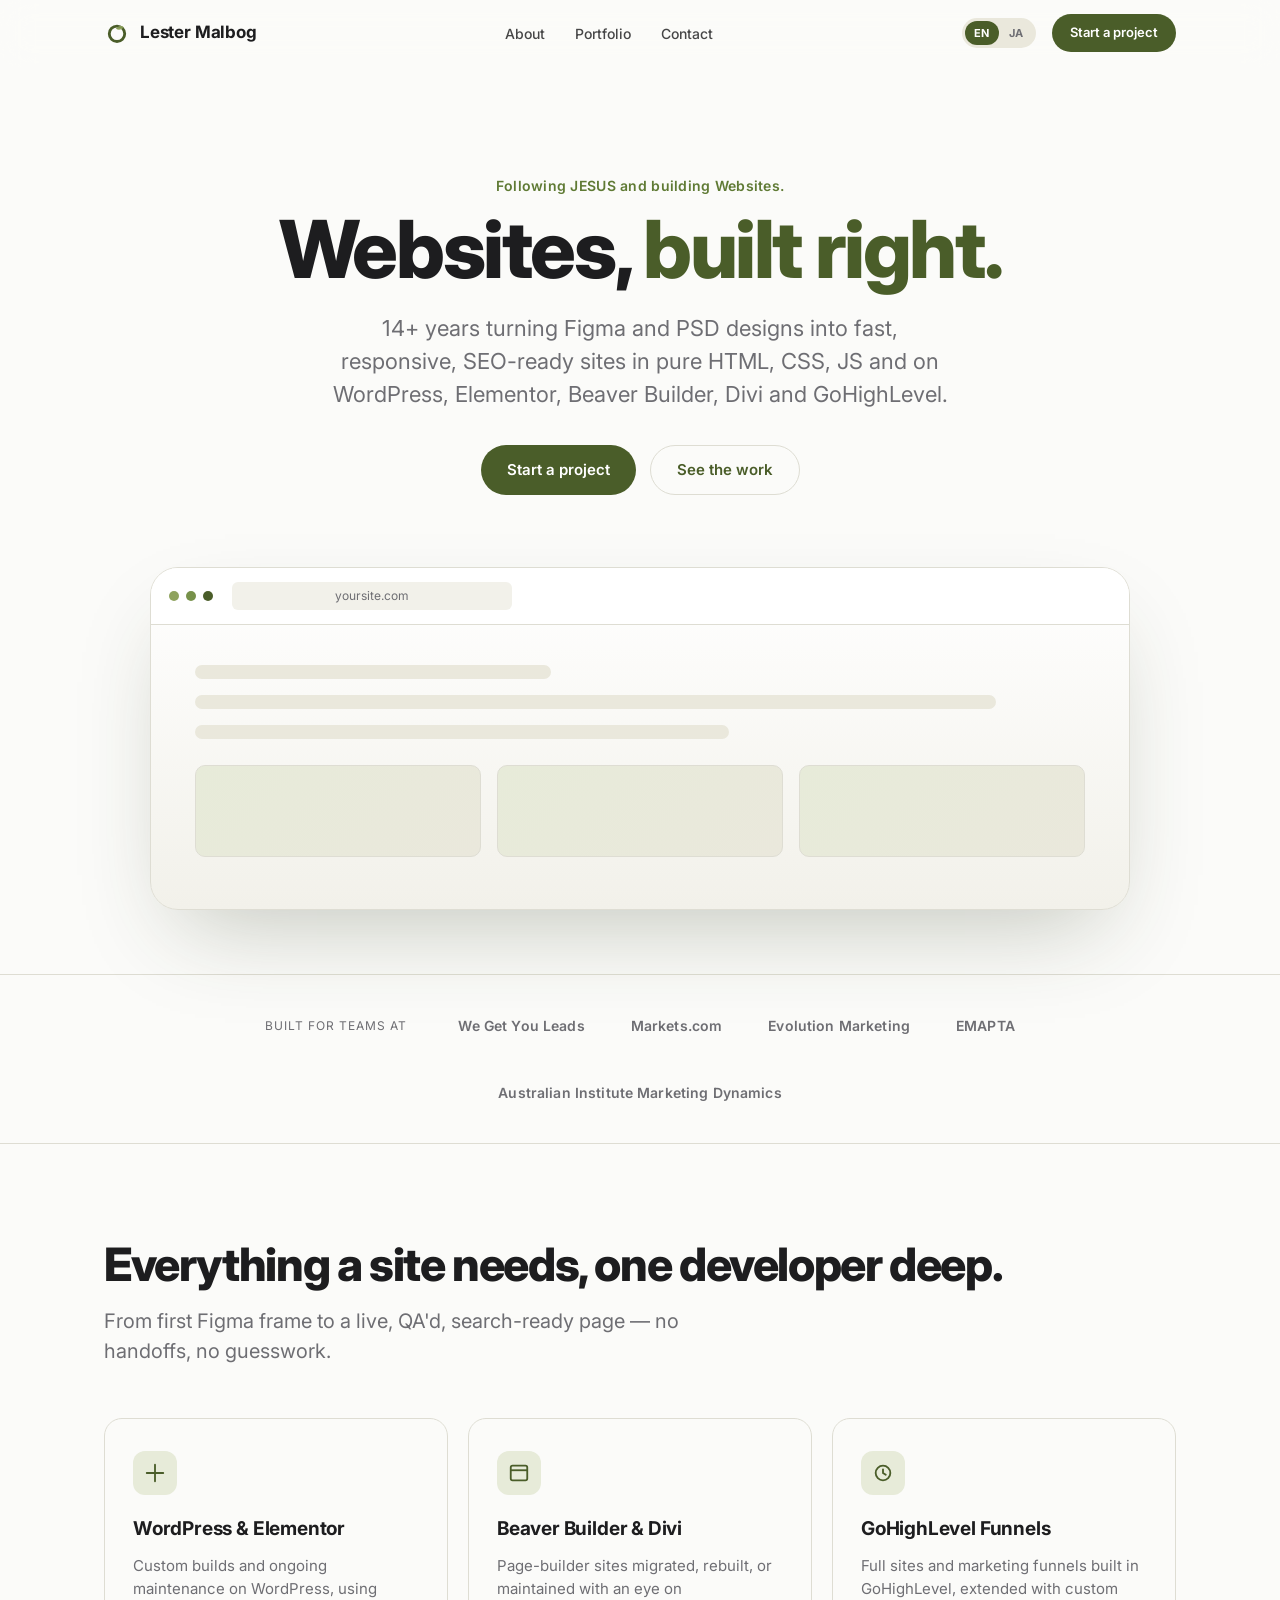
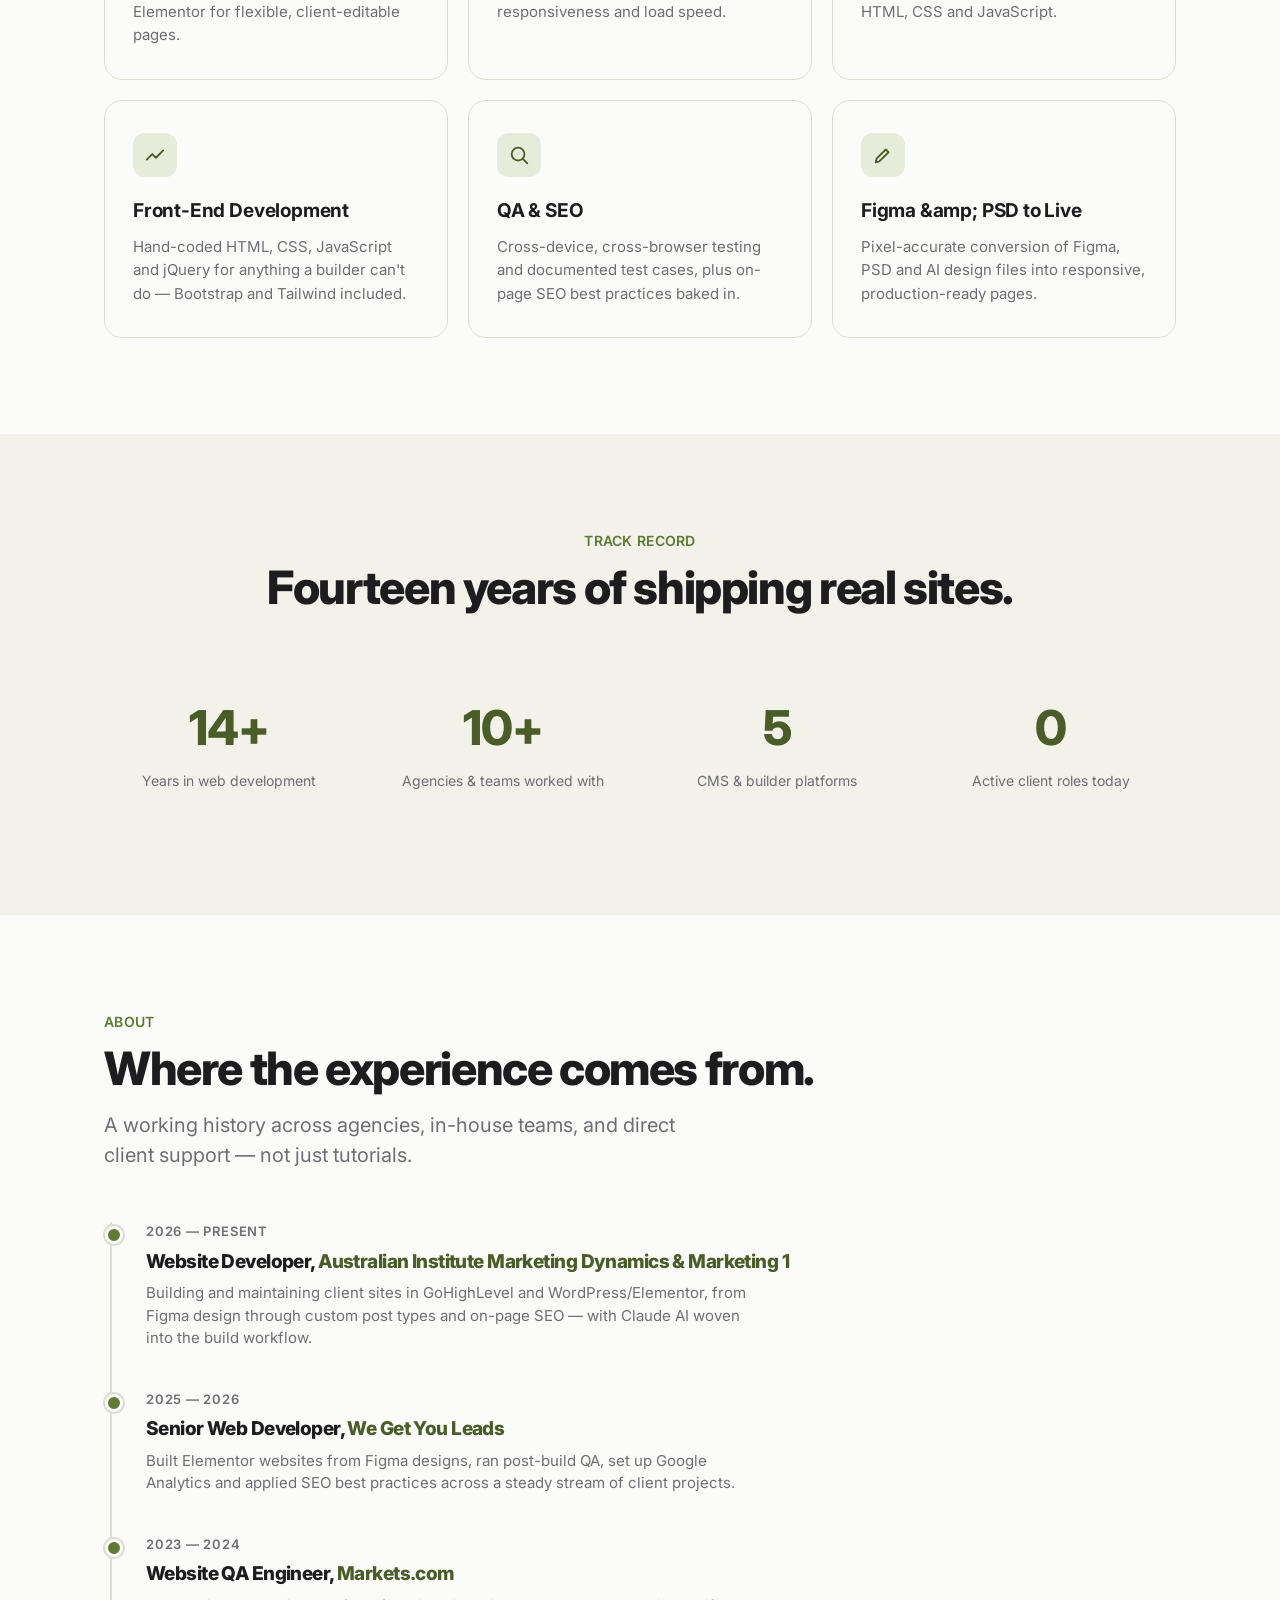
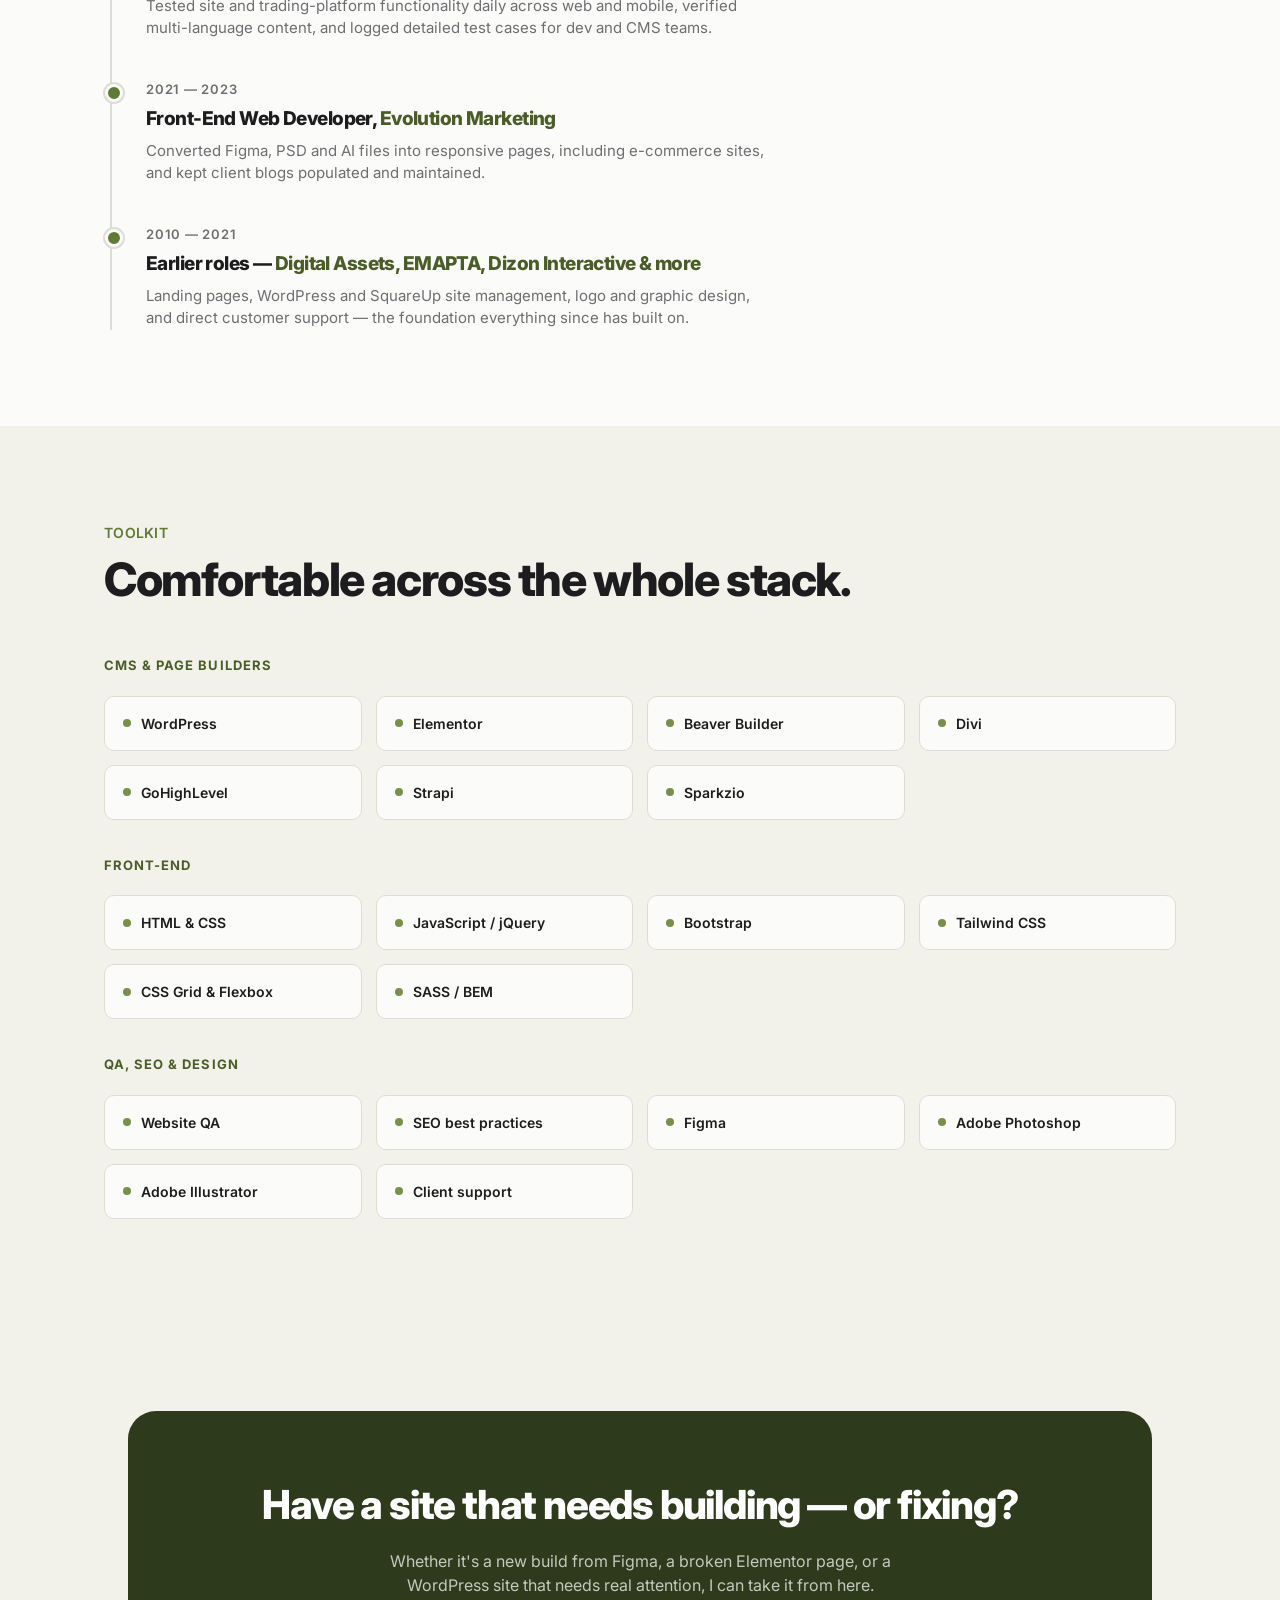
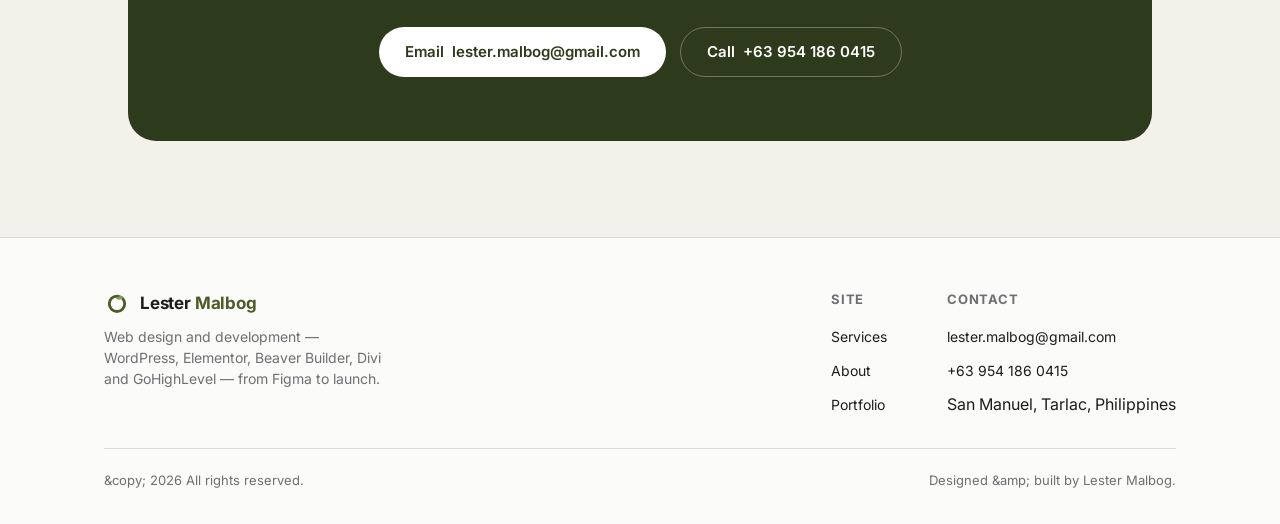
<file: index.html>
<!DOCTYPE html>
<html lang="en">
<head>
<meta charset="UTF-8">
<meta name="viewport" content="width=device-width, initial-scale=1.0">
<title data-i18n="meta.title">Lester Malbog</title>
<meta name="description" data-i18n-attr="content:meta.description" content="Olive Web Agency builds fast, responsive WordPress, Elementor, Divi and GoHighLevel websites — from Figma design to launch, backed by 14+ years of hands-on development.">
<link rel="icon" type="image/svg+xml" href="assets/favicon.svg">
<link rel="stylesheet" href="css/style.css">
</head>
<body>

<nav class="nav">
  <div class="nav-inner">
    <a href="index.html" class="brand">
      <img src="assets/logo.svg" alt="Olive Web Agency mark">
      <span class="brand-word">Lester Malbog</span>
    </a>
    <ul class="nav-links">
      <!-- <li><a href="index.html#services" data-i18n="nav.services">Services</a></li> -->
      <li><a href="index.html#about" data-i18n="nav.about">About</a></li>
      <li><a href="portfolio.html" data-i18n="nav.portfolio">Portfolio</a></li>
      <li><a href="index.html#contact" data-i18n="nav.contact">Contact</a></li>
    </ul>

    <div class="nav-actions">
      <div class="lang-switch" role="radiogroup" aria-label="Language / 言語">
        <input type="radio" id="lang-en" name="site-lang" value="en" checked>
        <label for="lang-en">EN</label>
        <input type="radio" id="lang-ja" name="site-lang" value="ja">
        <label for="lang-ja">JA</label>
        <span class="lang-thumb" aria-hidden="true"></span>
      </div>

      <a href="index.html#contact" class="nav-cta" data-i18n="nav.cta">Start a project</a>
      <button class="nav-toggle" aria-label="Toggle menu" aria-expanded="false">
        <span></span><span></span><span></span>
      </button>
    </div>
  </div>
</nav>

<header class="hero">
  <div class="wrap">
    <p class="eyebrow" data-i18n="hero.eyebrow">Following JESUS and building Websites.</p>
    <h1><span data-i18n="hero.title1">Websites, </span><span class="accent" data-i18n="hero.title2">built right.</span></h1>
    <p class="hero-sub" data-i18n="hero.sub">14+ years turning Figma and PSD designs into fast, responsive, SEO-ready sites in pure HTML, CSS, JS and on WordPress, Elementor, Beaver Builder, Divi and GoHighLevel.</p>
    <div class="btn-row">
      <a href="index.html#contact" class="btn btn-primary" data-i18n="hero.cta1">Start a project</a>
      <a href="portfolio.html" class="btn btn-ghost" data-i18n="hero.cta2">See the work</a>
    </div>

    <div class="hero-visual reveal">
      <div class="mock-window">
        <div class="mock-bar">
          <span class="mock-dot"></span><span class="mock-dot"></span><span class="mock-dot"></span>
          <span class="mock-url">yoursite.com</span>
        </div>
        <div class="mock-body">
          <div class="mock-line w-40"></div>
          <div class="mock-line w-90"></div>
          <div class="mock-line w-60"></div>
          <div class="mock-blocks">
            <div class="mock-block"></div>
            <div class="mock-block"></div>
            <div class="mock-block"></div>
          </div>
        </div>
      </div>
    </div>
  </div>
</header>

<section class="trust">
  <div class="wrap trust-inner">
    <span class="trust-label" data-i18n="trust.label">Built for teams at</span>
    <span class="trust-item">We Get You Leads</span>
    <span class="trust-item">Markets.com</span>
    <span class="trust-item">Evolution Marketing</span>
    <span class="trust-item">EMAPTA</span>
    <span class="trust-item">Australian Institute Marketing Dynamics</span>
  </div>
</section>

<section class="section" id="services">
  <div class="wrap">
    <div class="section-head reveal">
      <!-- <p class="eyebrow" data-i18n="services.eyebrow">SERVICES</p> -->
      <h2 class="section-title" data-i18n="services.title">Everything a site needs, one developer deep.</h2>
      <p class="section-lede" data-i18n="services.lede">From first Figma frame to a live, QA'd, search-ready page — no handoffs, no guesswork.</p>
    </div>
    <div class="service-grid">

      <div class="service-card reveal">
        <div class="service-icon">
          <svg width="22" height="22" viewBox="0 0 24 24" fill="none"><path d="M12 3v18M3 12h18" stroke="currentColor" stroke-width="2" stroke-linecap="round"/></svg>
        </div>
        <h3 data-i18n-html="services.1.title">WordPress &amp; Elementor</h3>
        <p data-i18n="services.1.desc">Custom builds and ongoing maintenance on WordPress, using Elementor for flexible, client-editable pages.</p>
      </div>

      <div class="service-card reveal">
        <div class="service-icon">
          <svg width="22" height="22" viewBox="0 0 24 24" fill="none"><rect x="3" y="4" width="18" height="16" rx="2" stroke="currentColor" stroke-width="2"/><path d="M3 9h18" stroke="currentColor" stroke-width="2"/></svg>
        </div>
        <h3 data-i18n-html="services.2.title">Beaver Builder &amp; Divi</h3>
        <p data-i18n="services.2.desc">Page-builder sites migrated, rebuilt, or maintained with an eye on responsiveness and load speed.</p>
      </div>

      <div class="service-card reveal">
        <div class="service-icon">
          <svg width="22" height="22" viewBox="0 0 24 24" fill="none"><path d="M4 12a8 8 0 1 1 16 0 8 8 0 0 1-16 0Z" stroke="currentColor" stroke-width="2"/><path d="M12 8v4l3 2" stroke="currentColor" stroke-width="2" stroke-linecap="round"/></svg>
        </div>
        <h3 data-i18n="services.3.title">GoHighLevel Funnels</h3>
        <p data-i18n="services.3.desc">Full sites and marketing funnels built in GoHighLevel, extended with custom HTML, CSS and JavaScript.</p>
      </div>

      <div class="service-card reveal">
        <div class="service-icon">
          <svg width="22" height="22" viewBox="0 0 24 24" fill="none"><path d="M3 17l6-6 4 4 8-8" stroke="currentColor" stroke-width="2" stroke-linecap="round" stroke-linejoin="round"/></svg>
        </div>
        <h3 data-i18n="services.4.title">Front-End Development</h3>
        <p data-i18n="services.4.desc">Hand-coded HTML, CSS, JavaScript and jQuery for anything a builder can't do — Bootstrap and Tailwind included.</p>
      </div>

      <div class="service-card reveal">
        <div class="service-icon">
          <svg width="22" height="22" viewBox="0 0 24 24" fill="none"><path d="M21 21l-4.3-4.3M18 11a7 7 0 1 1-14 0 7 7 0 0 1 14 0Z" stroke="currentColor" stroke-width="2" stroke-linecap="round"/></svg>
        </div>
        <h3 data-i18n-html="services.5.title">QA &amp; SEO</h3>
        <p data-i18n="services.5.desc">Cross-device, cross-browser testing and documented test cases, plus on-page SEO best practices baked in.</p>
      </div>

      <div class="service-card reveal">
        <div class="service-icon">
          <svg width="22" height="22" viewBox="0 0 24 24" fill="none"><path d="M4 20l4-1 10-10-3-3L5 16l-1 4Z" stroke="currentColor" stroke-width="2" stroke-linejoin="round"/></svg>
        </div>
        <h3 data-i18n="services.6.title">Figma &amp; PSD to Live</h3>
        <p data-i18n="services.6.desc">Pixel-accurate conversion of Figma, PSD and AI design files into responsive, production-ready pages.</p>
      </div>

    </div>
  </div>
</section>

<section class="section tint">
  <div class="wrap">
    <div class="section-head center reveal">
      <p class="eyebrow" data-i18n="track.eyebrow">TRACK RECORD</p>
      <h2 class="section-title" data-i18n="track.title">Fourteen years of shipping real sites.</h2>
    </div>
    <div class="stats reveal">
      <div class="stat"><div class="num">14+</div><div class="label" data-i18n="track.stat1">Years in web development</div></div>
      <div class="stat"><div class="num">10+</div><div class="label" data-i18n-html="track.stat2">Agencies &amp; teams worked with</div></div>
      <div class="stat"><div class="num">5</div><div class="label" data-i18n-html="track.stat3">CMS &amp; builder platforms</div></div>
      <div class="stat"><div class="num">0</div><div class="label" data-i18n="track.stat4">Active client roles today</div></div>
    </div>
  </div>
</section>

<section class="section" id="about">
  <div class="wrap">
    <div class="section-head reveal">
      <p class="eyebrow" data-i18n="about.eyebrow">ABOUT</p>
      <h2 class="section-title" data-i18n="about.title">Where the experience comes from.</h2>
      <p class="section-lede" data-i18n="about.lede">A working history across agencies, in-house teams, and direct client support — not just tutorials.</p>
    </div>

    <div class="timeline reveal">
      <div class="timeline-item">
        <p class="when" data-i18n="about.tl1.when">May - August 2026</p>
        <h3 data-i18n-html="about.tl1.title">Website Developer, <span>Australian Institute Marketing Dynamics &amp; Marketing 1</span></h3>
        <p data-i18n="about.tl1.desc">Building and maintaining client sites in GoHighLevel and WordPress/Elementor, from Figma design through custom post types and on-page SEO — with Claude AI woven into the build workflow.</p>
      </div>
      <div class="timeline-item">
        <p class="when" data-i18n="about.tl2.when">2025 — 2026</p>
        <h3 data-i18n-html="about.tl2.title">Senior Web Developer, <span>We Get You Leads</span></h3>
        <p data-i18n="about.tl2.desc">Built Elementor websites from Figma designs, ran post-build QA, set up Google Analytics and applied SEO best practices across a steady stream of client projects.</p>
      </div>
      <div class="timeline-item">
        <p class="when" data-i18n="about.tl3.when">2023 — 2024</p>
        <h3 data-i18n-html="about.tl3.title">Website QA Engineer, <span>Markets.com</span></h3>
        <p data-i18n="about.tl3.desc">Tested site and trading-platform functionality daily across web and mobile, verified multi-language content, and logged detailed test cases for dev and CMS teams.</p>
      </div>
      <div class="timeline-item">
        <p class="when" data-i18n="about.tl4.when">2021 — 2023</p>
        <h3 data-i18n-html="about.tl4.title">Front-End Web Developer, <span>Evolution Marketing</span></h3>
        <p data-i18n="about.tl4.desc">Converted Figma, PSD and AI files into responsive pages, including e-commerce sites, and kept client blogs populated and maintained.</p>
      </div>
      <div class="timeline-item">
        <p class="when" data-i18n="about.tl5.when">2010 — 2021</p>
        <h3 data-i18n-html="about.tl5.title">Earlier roles — <span>Digital Assets, EMAPTA, Dizon Interactive &amp; more</span></h3>
        <p data-i18n="about.tl5.desc">Landing pages, WordPress and SquareUp site management, logo and graphic design, and direct customer support — the foundation everything since has built on.</p>
      </div>
    </div>
  </div>
</section>

<section class="section tint">
  <div class="wrap">
    <div class="section-head reveal">
      <p class="eyebrow" data-i18n="toolkit.eyebrow">TOOLKIT</p>
      <h2 class="section-title" data-i18n="toolkit.title">Comfortable across the whole stack.</h2>
    </div>

    <div class="reveal">
      <p class="skill-group-title" data-i18n-html="toolkit.group1">CMS &amp; page builders</p>
      <div class="skills-grid">
        <div class="skill-chip"><span class="dot"></span>WordPress</div>
        <div class="skill-chip"><span class="dot"></span>Elementor</div>
        <div class="skill-chip"><span class="dot"></span>Beaver Builder</div>
        <div class="skill-chip"><span class="dot"></span>Divi</div>
        <div class="skill-chip"><span class="dot"></span>GoHighLevel</div>
        <div class="skill-chip"><span class="dot"></span>Strapi</div>
        <div class="skill-chip"><span class="dot"></span>Sparkzio</div>
      </div>

      <p class="skill-group-title" data-i18n="toolkit.group2">Front-end</p>
      <div class="skills-grid">
        <div class="skill-chip"><span class="dot"></span>HTML &amp; CSS</div>
        <div class="skill-chip"><span class="dot"></span>JavaScript / jQuery</div>
        <div class="skill-chip"><span class="dot"></span>Bootstrap</div>
        <div class="skill-chip"><span class="dot"></span>Tailwind CSS</div>
        <div class="skill-chip"><span class="dot"></span>CSS Grid &amp; Flexbox</div>
        <div class="skill-chip"><span class="dot"></span>SASS / BEM</div>
      </div>

      <p class="skill-group-title" data-i18n-html="toolkit.group3">QA, SEO &amp; design</p>
      <div class="skills-grid">
        <div class="skill-chip"><span class="dot"></span><span data-i18n="toolkit.chip.qa">Website QA</span></div>
        <div class="skill-chip"><span class="dot"></span><span data-i18n="toolkit.chip.seo">SEO best practices</span></div>
        <div class="skill-chip"><span class="dot"></span>Figma</div>
        <div class="skill-chip"><span class="dot"></span>Adobe Photoshop</div>
        <div class="skill-chip"><span class="dot"></span>Adobe Illustrator</div>
        <div class="skill-chip"><span class="dot"></span><span data-i18n="toolkit.chip.support">Client support</span></div>
      </div>
    </div>
  </div>
</section>

<section class="section tint" id="contact">
  <div class="wrap">
    <div class="cta-band reveal">
      <h2 data-i18n="contact.title">Have a site that needs building — or fixing?</h2>
      <p data-i18n="contact.lede">Whether it's a new build from Figma, a broken Elementor page, or a WordPress site that needs real attention, I can take it from here.</p>
      <div class="btn-row" style="justify-content:center;">
        <a href="mailto:lester.malbog@gmail.com" class="btn btn-primary"><span data-i18n="contact.email">Email</span> lester.malbog@gmail.com</a>
        <a href="tel:+639541860415" class="btn btn-ghost"><span data-i18n="contact.call">Call</span> +63 954 186 0415</a>
      </div>
    </div>
  </div>
</section>

<footer class="footer">
  <div class="wrap">
    <div class="footer-top">
      <div class="footer-brand">
        <a href="index.html" class="brand">
          <img src="assets/logo.svg" alt="Olive Web Agency mark">
          <span class="brand-word">Lester <em>Malbog</em></span>
        </a>
        <p data-i18n="footer.tagline">Web design and development — WordPress, Elementor, Beaver Builder, Divi and GoHighLevel — from Figma to launch.</p>
      </div>
      <div class="footer-cols">
        <div class="footer-col">
          <h4 data-i18n="footer.site">Site</h4>
          <ul>
            <li><a href="index.html#services" data-i18n="nav.services">Services</a></li>
            <li><a href="index.html#about" data-i18n="nav.about">About</a></li>
            <li><a href="portfolio.html" data-i18n="nav.portfolio">Portfolio</a></li>
          </ul>
        </div>
        <div class="footer-col">
          <h4 data-i18n="footer.contact">Contact</h4>
          <ul>
            <li><a href="mailto:lester.malbog@gmail.com">lester.malbog@gmail.com</a></li>
            <li><a href="tel:+639541860415">+63 954 186 0415</a></li>
            <li data-i18n="footer.address">San Manuel, Tarlac, Philippines</li>
          </ul>
        </div>
      </div>
    </div>
    <div class="footer-bottom">
      <span data-i18n="footer.rights">&copy; 2026 All rights reserved.</span>
      <span data-i18n="footer.builtby">Designed &amp; built by Lester Malbog.</span>
    </div>
  </div>
</footer>

<script src="js/portfolio-data.js"></script>
<script src="js/i18n.js"></script>
<script src="js/main.js"></script>
</body>
</html>
</file>
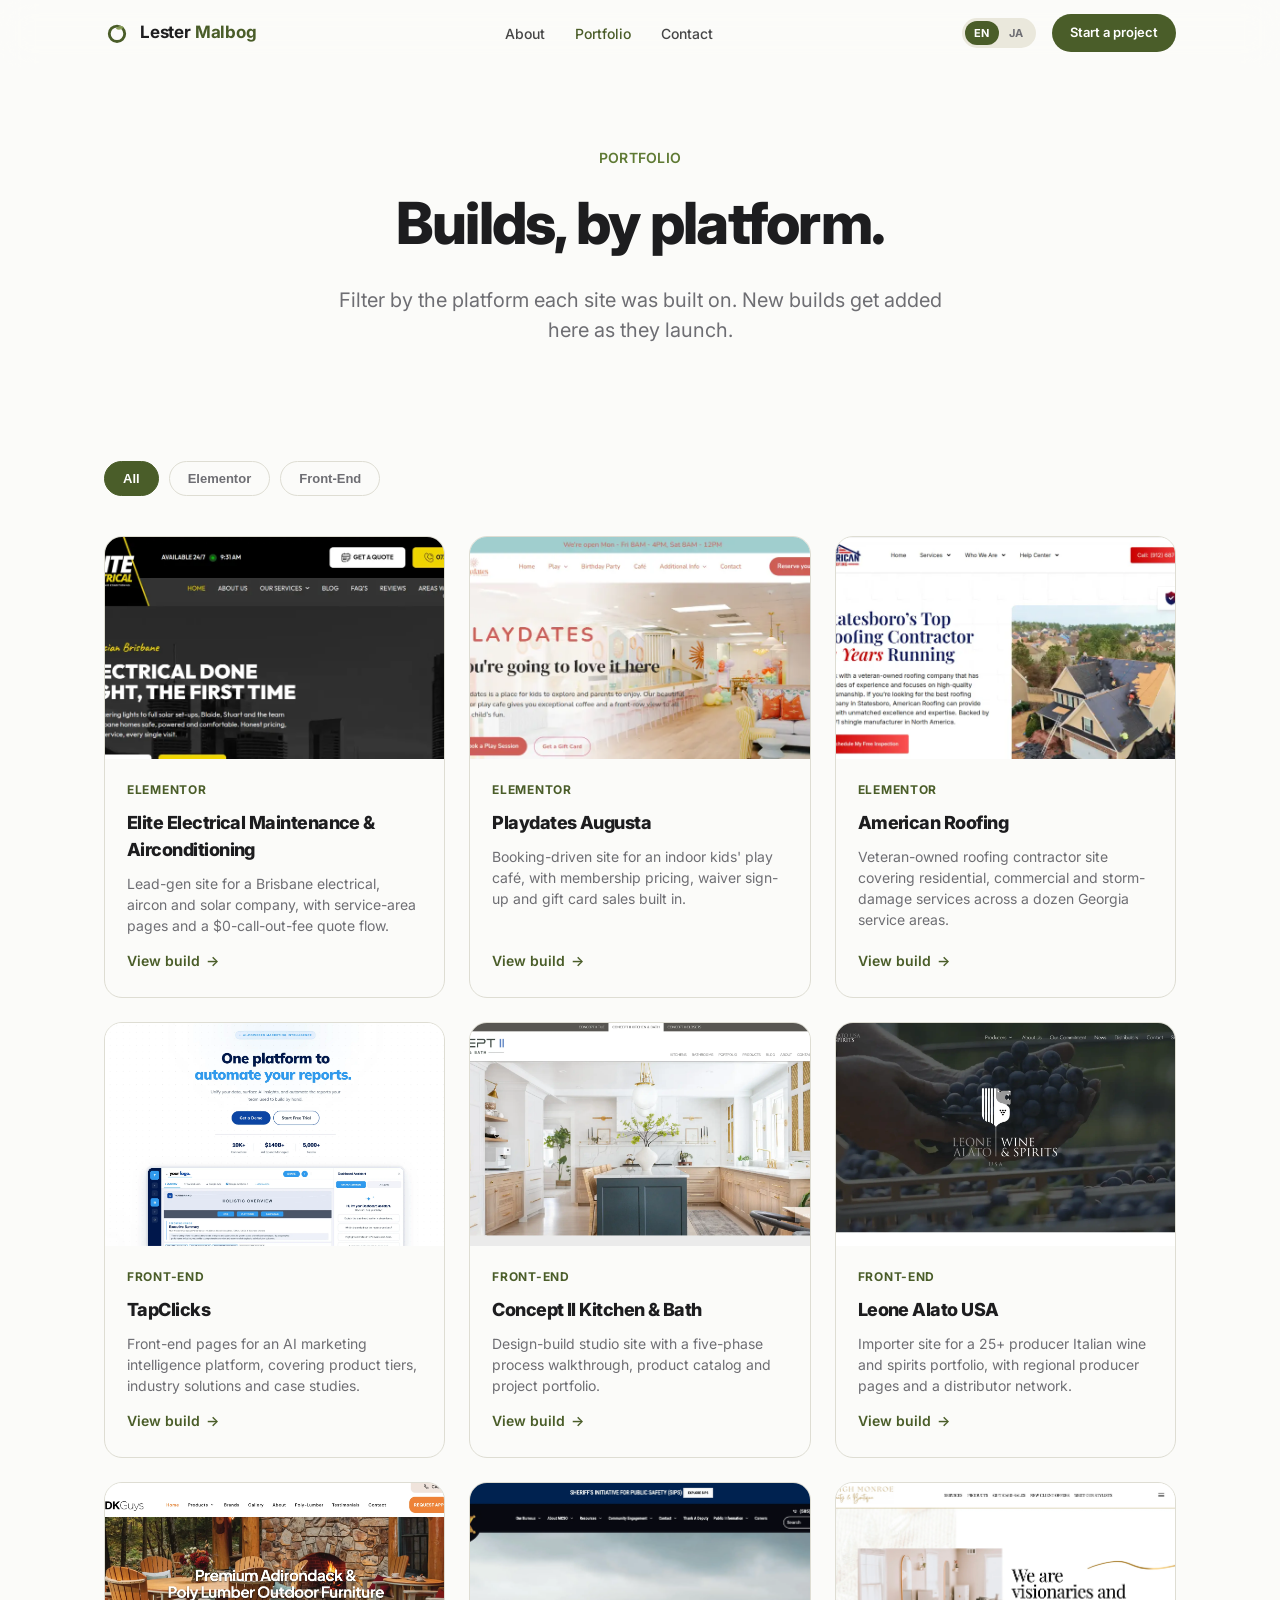
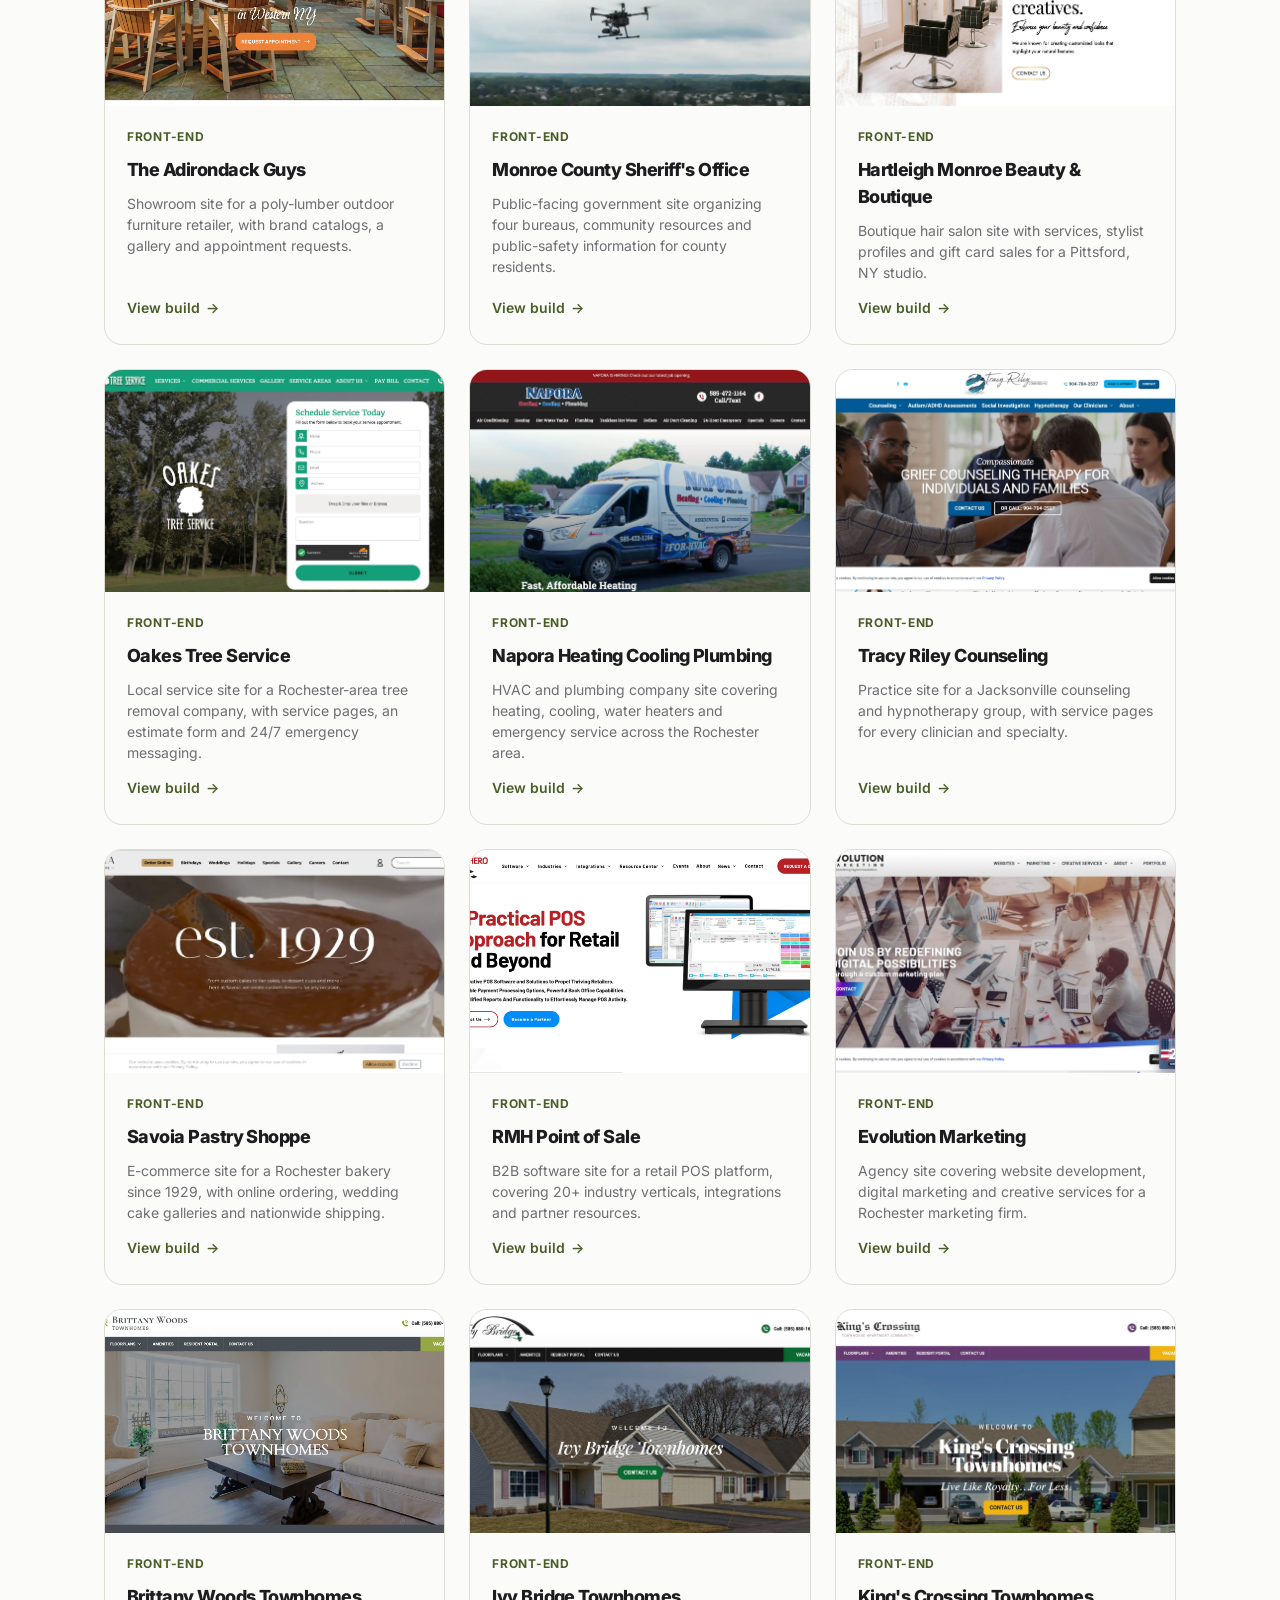
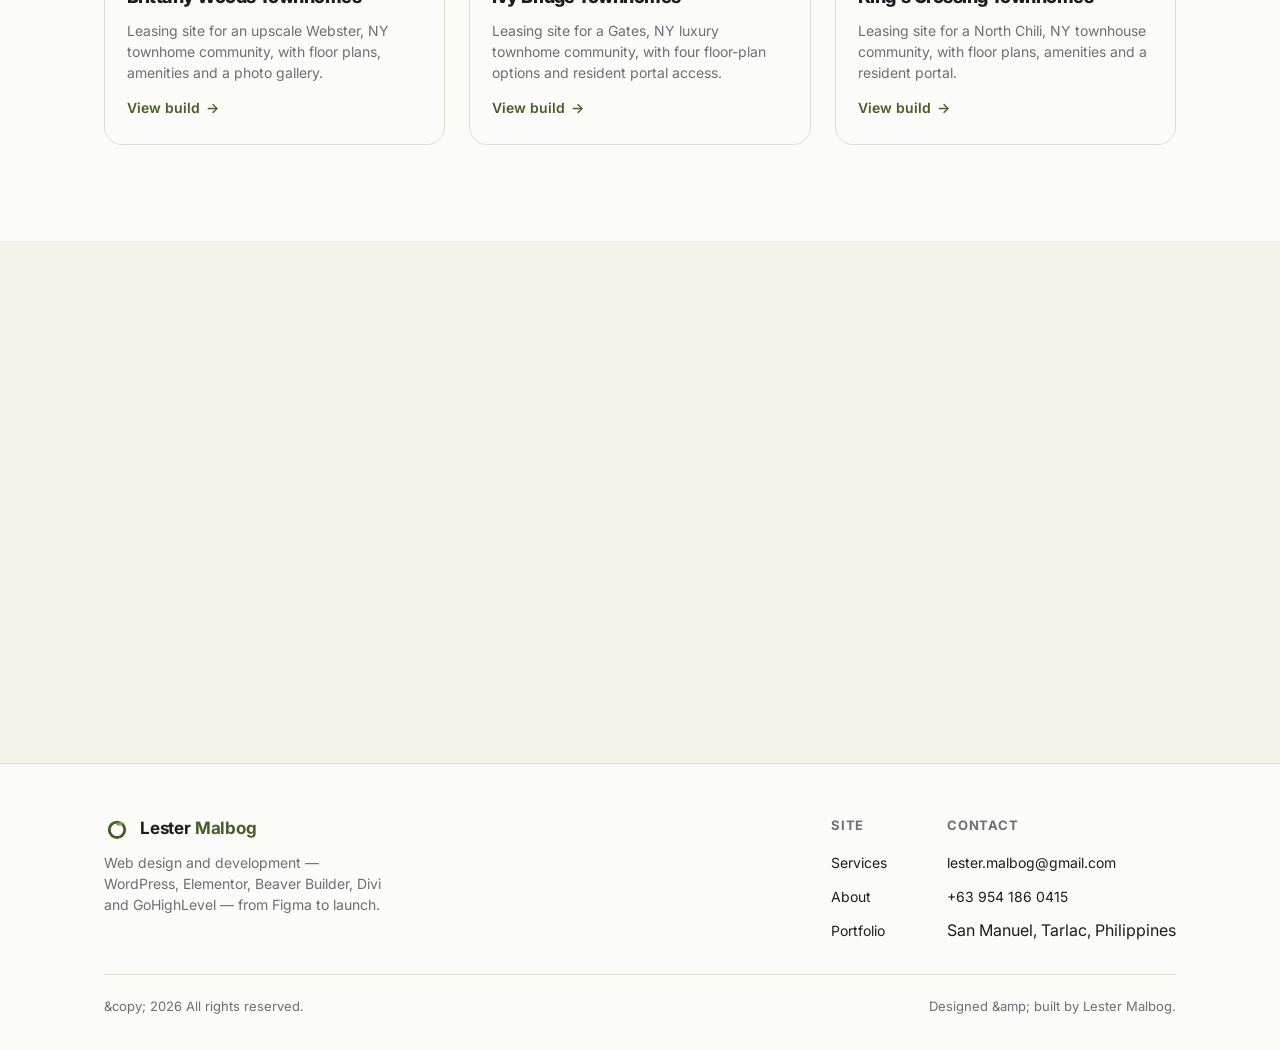
<file: portfolio.html>
<!DOCTYPE html>
<html lang="en">
<head>
<meta charset="UTF-8">
<meta name="viewport" content="width=device-width, initial-scale=1.0">
<title data-i18n="portfolio.meta.title">Portfolio — Lester Malbog</title>
<meta name="description" data-i18n-attr="content:portfolio.meta.description" content="A look at Olive Web Agency's recent website builds across WordPress, Elementor, Beaver Builder, Divi and GoHighLevel.">
<link rel="icon" type="image/svg+xml" href="assets/favicon.svg">
<link rel="stylesheet" href="css/style.css">
</head>
<body>

<nav class="nav">
  <div class="nav-inner">
    <a href="index.html" class="brand">
      <img src="assets/logo.svg" alt="Olive Web Agency mark">
      <span class="brand-word">Lester <em>Malbog</em></span>
    </a>
    <ul class="nav-links">
      <!-- <li><a href="index.html#services" data-i18n="nav.services">Services</a></li> -->
      <li><a href="index.html#about" data-i18n="nav.about">About</a></li>
      <li><a href="portfolio.html" class="active" data-i18n="nav.portfolio">Portfolio</a></li>
      <li><a href="index.html#contact" data-i18n="nav.contact">Contact</a></li>
    </ul>

    <div class="nav-actions">
      <div class="lang-switch" role="radiogroup" aria-label="Language / 言語">
        <input type="radio" id="lang-en" name="site-lang" value="en" checked>
        <label for="lang-en">EN</label>
        <input type="radio" id="lang-ja" name="site-lang" value="ja">
        <label for="lang-ja">JA</label>
        <span class="lang-thumb" aria-hidden="true"></span>
      </div>

      <a href="index.html#contact" class="nav-cta" data-i18n="nav.cta">Start a project</a>
      <button class="nav-toggle" aria-label="Toggle menu" aria-expanded="false">
        <span></span><span></span><span></span>
      </button>
    </div>
  </div>
</nav>

<header class="page-hero">
  <div class="wrap">
    <p class="eyebrow" data-i18n="portfolio.eyebrow">PORTFOLIO</p>
    <h1 data-i18n="portfolio.h1">Builds, by platform.</h1>
    <p class="section-lede" style="margin-left:auto;margin-right:auto;text-align:center;" data-i18n="portfolio.lede1">Filter by the platform each site was built on. New builds get added here as they launch.</p>

  </div>
</header>

<section class="section">
  <div class="wrap">
    <div class="filter-row" data-portfolio-filters></div>
    <div class="portfolio-grid" data-portfolio-full></div>
  </div>
</section>

<section class="section tint" id="contact">
  <div class="wrap">
    <div class="cta-band reveal">
      <h2 data-i18n="portfolio.cta.title">Like what you see?</h2>
      <p data-i18n="portfolio.cta.lede">Let's talk about your build — new site, migration, or a fix for something that isn't working right.</p>
      <div class="btn-row" style="justify-content:center;">
        <a href="mailto:lester.malbog@gmail.com" class="btn btn-primary"><span data-i18n="contact.email">Email</span> lester.malbog@gmail.com</a>
        <a href="tel:+639541860415" class="btn btn-ghost"><span data-i18n="contact.call">Call</span> +63 954 186 0415</a>
      </div>
    </div>
  </div>
</section>

<footer class="footer">
  <div class="wrap">
    <div class="footer-top">
      <div class="footer-brand">
        <a href="index.html" class="brand">
          <img src="assets/logo.svg" alt="Olive Web Agency mark">
          <span class="brand-word">Lester <em>Malbog</em></span>
        </a>
        <p data-i18n="footer.tagline">Web design and development — WordPress, Elementor, Beaver Builder, Divi and GoHighLevel — from Figma to launch.</p>
      </div>
      <div class="footer-cols">
        <div class="footer-col">
          <h4 data-i18n="footer.site">Site</h4>
          <ul>
            <li><a href="index.html#services" data-i18n="nav.services">Services</a></li>
            <li><a href="index.html#about" data-i18n="nav.about">About</a></li>
            <li><a href="portfolio.html" data-i18n="nav.portfolio">Portfolio</a></li>
          </ul>
        </div>
        <div class="footer-col">
          <h4 data-i18n="footer.contact">Contact</h4>
          <ul>
            <li><a href="mailto:lester.malbog@gmail.com">lester.malbog@gmail.com</a></li>
            <li><a href="tel:+639541860415">+63 954 186 0415</a></li>
            <li data-i18n="footer.address">San Manuel, Tarlac, Philippines</li>
          </ul>
        </div>
      </div>
    </div>
    <div class="footer-bottom">
      <span data-i18n="footer.rights">&copy; 2026 All rights reserved.</span>
      <span data-i18n="footer.builtby">Designed &amp; built by Lester Malbog.</span>
    </div>
  </div>
</footer>

<script src="js/portfolio-data.js"></script>
<script src="js/i18n.js"></script>
<script src="js/main.js"></script>
</body>
</html>
</file>
<file: css/style.css>
/* =========================================================
   Olive Web Agency — Design System
   Apple-style structure & motion, olive-green palette.
   ========================================================= */

@import url('https://fonts.googleapis.com/css2?family=Inter:wght@400;500;600;700;800;900&display=swap');

:root{
  /* Palette */
  --paper:      #FBFBF9; /* primary background, warm off-white */
  --tint:       #F2F1EA; /* alternating section background */
  --tint-deep:  #EAE8DC; /* card / hover surface */
  --ink:        #1D1D1F; /* primary text, Apple's near-black */
  --gray:       #6E6E73; /* secondary text */
  --line:       #DEDDD3; /* hairline dividers */

  --olive-900:  #2E3A1C;
  --olive-700:  #4A5D29; /* brand primary */
  --olive-600:  #5F7A34; /* interactive */
  --olive-500:  #77914A;
  --olive-400:  #8FA35E; /* light accent */
  --olive-100:  #E7EBD9; /* soft tint */

  --radius-lg: 28px;
  --radius-md: 18px;
  --radius-sm: 10px;

  --maxw: 1120px;

  --ease: cubic-bezier(.22,.61,.36,1);
}

*{ box-sizing: border-box; }

html{ scroll-behavior: smooth; }

@media (prefers-reduced-motion: reduce){
  html{ scroll-behavior: auto; }
  *{ animation-duration: 0.001ms !important; animation-iteration-count: 1 !important; transition-duration: 0.001ms !important; }
}

body{
  margin: 0;
  font-family: 'Inter', -apple-system, BlinkMacSystemFont, 'Segoe UI', Roboto, sans-serif;
  background: var(--paper);
  color: var(--ink);
  -webkit-font-smoothing: antialiased;
  line-height: 1.5;
}

img{ max-width: 100%; display: block; }

a{ color: inherit; text-decoration: none; }

:focus-visible{
  outline: 2px solid var(--olive-600);
  outline-offset: 3px;
  border-radius: 4px;
}

.wrap{
  max-width: var(--maxw);
  margin: 0 auto;
  padding: 0 24px;
}

/* ---------- Typography ---------- */

h1, h2, h3{
  font-weight: 800;
  letter-spacing: -0.03em;
  margin: 0;
}

.eyebrow{
  font-size: 14px;
  font-weight: 600;
  color: var(--olive-600);
  letter-spacing: 0.02em;
  margin: 0 0 12px;
}

.section-title{
  font-size: clamp(30px, 4vw, 46px);
  line-height: 1.08;
}

.section-lede{
  font-size: clamp(17px, 1.6vw, 20px);
  color: var(--gray);
  max-width: 620px;
  margin: 16px 0 0;
  font-weight: 400;
  letter-spacing: 0;
}

p{ margin: 0; }

/* ---------- Nav ---------- */

.nav{
  position: sticky;
  top: 0;
  z-index: 100;
  background: rgba(251,251,249,0.78);
  backdrop-filter: saturate(180%) blur(16px);
  -webkit-backdrop-filter: saturate(180%) blur(16px);
  border-bottom: 1px solid transparent;
  transition: border-color .3s var(--ease);
}
.nav.scrolled{ border-bottom-color: var(--line); }

.nav-inner{
  max-width: var(--maxw);
  margin: 0 auto;
  padding: 14px 24px;
  display: flex;
  align-items: center;
  justify-content: space-between;
}

.brand{ display: flex; align-items: center; gap: 10px; }
.brand img{ height: 26px; width: auto; }
.brand-word{
  font-size: 17px;
  font-weight: 700;
  letter-spacing: -0.01em;
}
.brand-word em{ color: var(--olive-700); font-style: normal; }

.nav-links{
  display: flex;
  gap: 30px;
  list-style: none;
  margin: 0; padding: 0;
}
.nav-links a{
  font-size: 14px;
  font-weight: 500;
  color: var(--ink);
  opacity: 0.82;
  transition: opacity .2s;
}
.nav-links a:hover{ opacity: 1; }
.nav-links a.active{ color: var(--olive-700); opacity: 1; }

.nav-cta{
  font-size: 13px;
  font-weight: 600;
  background: var(--olive-700);
  color: #fff;
  padding: 9px 18px;
  border-radius: 999px;
  transition: background .2s;
  white-space: nowrap;
}
.nav-cta:hover{ background: var(--olive-900); }

.nav-actions{
  display: flex;
  align-items: center;
  gap: 16px;
}

/* ---------- Language toggle ---------- */

.lang-switch{
  position: relative;
  display: inline-flex;
  align-items: center;
  background: var(--tint-deep);
  border-radius: 999px;
  padding: 3px;
  height: 30px;
  flex-shrink: 0;
}
.lang-switch input[type="radio"]{
  position: absolute;
  opacity: 0;
  width: 1px; height: 1px;
  pointer-events: none;
}
.lang-switch label{
  position: relative;
  z-index: 1;
  width: 34px;
  height: 24px;
  display: flex;
  align-items: center;
  justify-content: center;
  font-size: 11px;
  font-weight: 700;
  letter-spacing: 0.02em;
  color: var(--gray);
  cursor: pointer;
  border-radius: 999px;
  transition: color .2s var(--ease);
  user-select: none;
}
.lang-switch input:checked + label{ color: #fff; }
.lang-thumb{
  position: absolute;
  top: 3px; left: 3px;
  width: 34px;
  height: 24px;
  background: var(--olive-700);
  border-radius: 999px;
  transition: transform .25s var(--ease);
  z-index: 0;
}
.lang-switch input#lang-ja:checked ~ .lang-thumb{
  transform: translateX(34px);
}
.lang-switch input:focus-visible + label{
  outline: 2px solid var(--olive-600);
  outline-offset: 2px;
}

.nav-toggle{
  display: none;
  background: none;
  border: none;
  cursor: pointer;
  padding: 6px;
}
.nav-toggle span{
  display: block;
  width: 22px;
  height: 2px;
  background: var(--ink);
  margin: 5px 0;
  transition: transform .25s, opacity .25s;
}

/* ---------- Buttons ---------- */

.btn{
  display: inline-flex;
  align-items: center;
  justify-content: center;
  gap: 8px;
  font-size: 15px;
  font-weight: 600;
  padding: 13px 26px;
  border-radius: 999px;
  transition: transform .2s var(--ease), background .2s, box-shadow .2s;
  cursor: pointer;
  border: none;
}
.btn-primary{ background: var(--olive-700); color: #fff; }
.btn-primary:hover{ background: var(--olive-900); transform: translateY(-1px); }
.btn-ghost{ background: transparent; color: var(--olive-700); border: 1px solid var(--line); }
.btn-ghost:hover{ border-color: var(--olive-600); background: var(--olive-100); }
.btn-row{ display: flex; gap: 14px; flex-wrap: wrap; }

/* ---------- Hero ---------- */

.hero{
  padding: 108px 0 64px;
  text-align: center;
}
.hero h1{
  font-size: clamp(40px, 7vw, 80px);
  line-height: 1.03;
  max-width: 900px;
  margin: 0 auto;
}
.hero h1 .accent{ color: var(--olive-700); }
.hero-sub{
  font-size: clamp(18px, 2vw, 22px);
  color: var(--gray);
  max-width: 620px;
  margin: 22px auto 0;
  font-weight: 400;
}
.hero .btn-row{ justify-content: center; margin-top: 34px; }

/* Hero visual: abstract "browser build" mockup */
.hero-visual{
  margin: 72px auto 0;
  max-width: 980px;
  position: relative;
}
.mock-window{
  background: linear-gradient(180deg, #fff, var(--tint));
  border: 1px solid var(--line);
  border-radius: var(--radius-lg);
  box-shadow: 0 40px 90px -30px rgba(46,58,28,0.28);
  overflow: hidden;
  transform: translateY(0);
  animation: rise .9s var(--ease) both;
}
@keyframes rise{
  from{ opacity: 0; transform: translateY(28px) scale(.98); }
  to{ opacity: 1; transform: translateY(0) scale(1); }
}
.mock-bar{
  display: flex;
  align-items: center;
  gap: 7px;
  padding: 14px 18px;
  border-bottom: 1px solid var(--line);
  background: #fff;
}
.mock-dot{ width: 10px; height: 10px; border-radius: 50%; background: var(--line); }
.mock-bar .mock-dot:nth-child(1){ background: var(--olive-400); }
.mock-bar .mock-dot:nth-child(2){ background: var(--olive-500); }
.mock-bar .mock-dot:nth-child(3){ background: var(--olive-700); }
.mock-url{
  margin-left: 12px;
  font-size: 12px;
  color: var(--gray);
  background: var(--tint);
  border-radius: 6px;
  padding: 5px 14px;
  flex: 1;
  max-width: 280px;
}
.mock-body{
  padding: 40px 44px 52px;
  display: grid;
  gap: 16px;
}
.mock-line{ height: 14px; border-radius: 7px; background: var(--tint-deep); }
.mock-line.w-60{ width: 60%; }
.mock-line.w-40{ width: 40%; }
.mock-line.w-90{ width: 90%; }
.mock-blocks{
  display: grid;
  grid-template-columns: repeat(3,1fr);
  gap: 16px;
  margin-top: 10px;
}
.mock-block{
  height: 92px;
  border-radius: var(--radius-sm);
  background: linear-gradient(135deg, var(--olive-100), var(--tint-deep));
  border: 1px solid var(--line);
}

/* ---------- Logos / trust strip ---------- */

.trust{
  padding: 40px 0;
  border-top: 1px solid var(--line);
  border-bottom: 1px solid var(--line);
}
.trust-inner{
  display: flex;
  align-items: center;
  justify-content: center;
  gap: 46px;
  flex-wrap: wrap;
  text-align: center;
}
.trust-item{
  font-size: 14px;
  font-weight: 600;
  color: var(--gray);
  letter-spacing: 0.01em;
}
.trust-label{
  font-size: 12px;
  text-transform: uppercase;
  letter-spacing: 0.08em;
  color: var(--gray);
  margin-right: 6px;
}

/* ---------- Generic section ---------- */

.section{ padding: 96px 0; }
.section.tint{ background: var(--tint); }
.section-head{ margin-bottom: 52px; }
.section-head.center{ text-align: center; }
.section-head.center .section-lede{ margin-left: auto; margin-right: auto; }

/* ---------- Stats ---------- */

.stats{
  display: grid;
  grid-template-columns: repeat(4, 1fr);
  gap: 24px;
  margin-top: 20px;
}
.stat{
  text-align: center;
  padding: 28px 12px;
}
.stat .num{
  font-size: clamp(34px, 4vw, 48px);
  font-weight: 800;
  color: var(--olive-700);
  letter-spacing: -0.02em;
}
.stat .label{
  font-size: 14px;
  color: var(--gray);
  margin-top: 6px;
}

/* ---------- Services grid ---------- */

.service-grid{
  display: grid;
  grid-template-columns: repeat(3, 1fr);
  gap: 20px;
}
.service-card{
  background: var(--paper);
  border: 1px solid var(--line);
  border-radius: var(--radius-md);
  padding: 32px 28px;
  transition: transform .3s var(--ease), box-shadow .3s var(--ease), border-color .3s;
}
.service-card:hover{
  transform: translateY(-4px);
  box-shadow: 0 24px 48px -28px rgba(46,58,28,0.35);
  border-color: var(--olive-400);
}
.service-icon{
  width: 44px; height: 44px;
  border-radius: 12px;
  background: var(--olive-100);
  display: flex; align-items: center; justify-content: center;
  margin-bottom: 20px;
  color: var(--olive-700);
}
.service-card h3{
  font-size: 19px;
  font-weight: 700;
  letter-spacing: -0.01em;
  margin-bottom: 10px;
}
.service-card p{
  font-size: 15px;
  color: var(--gray);
  line-height: 1.55;
}

/* ---------- Skills ---------- */

.skills-grid{
  display: grid;
  grid-template-columns: repeat(4, 1fr);
  gap: 14px;
  margin-top: 20px;
}
.skill-chip{
  border: 1px solid var(--line);
  background: var(--paper);
  border-radius: var(--radius-sm);
  padding: 16px 18px;
  font-size: 14px;
  font-weight: 600;
  display: flex;
  align-items: center;
  gap: 10px;
}
.skill-chip .dot{
  width: 8px; height: 8px; border-radius: 50%;
  background: var(--olive-500);
  flex-shrink: 0;
}
.skill-group-title{
  font-size: 13px;
  text-transform: uppercase;
  letter-spacing: 0.08em;
  color: var(--olive-700);
  font-weight: 700;
  margin: 36px 0 14px;
}
.skill-group-title:first-child{ margin-top: 0; }

/* ---------- Timeline (track record) ---------- */

.timeline{
  border-left: 2px solid var(--line);
  margin-left: 6px;
  padding-left: 34px;
  display: grid;
  gap: 40px;
}
.timeline-item{ position: relative; }
.timeline-item::before{
  content: '';
  position: absolute;
  left: -41px;
  top: 4px;
  width: 12px; height: 12px;
  border-radius: 50%;
  background: var(--olive-600);
  border: 3px solid var(--paper);
  box-shadow: 0 0 0 2px var(--line);
}
.timeline-item .when{
  font-size: 13px;
  font-weight: 600;
  color: var(--gray);
  text-transform: uppercase;
  letter-spacing: 0.06em;
}
.timeline-item h3{
  font-size: 19px;
  margin: 6px 0 6px;
}
.timeline-item h3 span{ color: var(--olive-700); }
.timeline-item p{
  font-size: 15px;
  color: var(--gray);
  max-width: 620px;
}

/* ---------- Portfolio grid & cards ---------- */

.filter-row{
  display: flex;
  flex-wrap: wrap;
  gap: 10px;
  margin-bottom: 40px;
}
.filter-btn{
  border: 1px solid var(--line);
  background: var(--paper);
  padding: 9px 18px;
  border-radius: 999px;
  font-size: 13px;
  font-weight: 600;
  color: var(--gray);
  cursor: pointer;
  transition: all .2s;
}
.filter-btn:hover{ border-color: var(--olive-400); color: var(--ink); }
.filter-btn.active{
  background: var(--olive-700);
  border-color: var(--olive-700);
  color: #fff;
}

.portfolio-grid{
  display: grid;
  grid-template-columns: repeat(3, 1fr);
  gap: 24px;
}
.portfolio-card{
  border: 1px solid var(--line);
  border-radius: var(--radius-md);
  overflow: hidden;
  background: var(--paper);
  transition: transform .3s var(--ease), box-shadow .3s var(--ease);
  display: flex;
  flex-direction: column;
}
.portfolio-card:hover{
  transform: translateY(-5px);
  box-shadow: 0 30px 60px -30px rgba(46,58,28,0.35);
}
.portfolio-thumb{
  aspect-ratio: 16/10.5;
  background: linear-gradient(135deg, var(--olive-100), var(--tint-deep));
  position: relative;
  overflow: hidden;
}
.portfolio-thumb img{
  width: 100%; height: 100%; object-fit: cover;
}
.portfolio-thumb .placeholder-mark{
  position: absolute; inset: 0;
  display: flex; align-items: center; justify-content: center;
  opacity: 0.35;
}
.portfolio-body{ padding: 22px 22px 26px; display: flex; flex-direction: column; gap: 10px; flex: 1; }
.portfolio-tag{
  font-size: 12px;
  font-weight: 700;
  color: var(--olive-700);
  text-transform: uppercase;
  letter-spacing: 0.06em;
}
.portfolio-card h3{ font-size: 18px; }
.portfolio-card p{ font-size: 14px; color: var(--gray); flex: 1; }
.portfolio-link{
  font-size: 14px;
  font-weight: 600;
  color: var(--olive-700);
  display: inline-flex;
  align-items: center;
  gap: 6px;
  margin-top: 4px;
}
.portfolio-link .arrow{ transition: transform .2s; }
.portfolio-card:hover .portfolio-link .arrow{ transform: translateX(3px); }

.portfolio-empty{
  text-align: center;
  padding: 80px 20px;
  color: var(--gray);
  border: 1px dashed var(--line);
  border-radius: var(--radius-md);
}

/* ---------- CTA band ---------- */

.cta-band{
  background: var(--olive-900);
  color: #fff;
  border-radius: var(--radius-lg);
  padding: 64px 40px;
  text-align: center;
  margin: 0 24px;
}
.cta-band h2{ color: #fff; font-size: clamp(28px, 3.6vw, 40px); }
.cta-band p{ color: rgba(255,255,255,0.72); max-width: 520px; margin: 14px auto 30px; font-size: 16px; }
.cta-band .btn-primary{ background: #fff; color: var(--olive-900); }
.cta-band .btn-primary:hover{ background: var(--olive-100); }
.cta-band .btn-ghost{ border-color: rgba(255,255,255,0.3); color: #fff; }
.cta-band .btn-ghost:hover{ background: rgba(255,255,255,0.08); border-color: rgba(255,255,255,0.5); }

/* ---------- Footer ---------- */

.footer{
  border-top: 1px solid var(--line);
  padding: 52px 0 34px;
}
.footer-top{
  display: flex;
  justify-content: space-between;
  align-items: flex-start;
  gap: 40px;
  flex-wrap: wrap;
  padding-bottom: 32px;
}
.footer-brand p{
  color: var(--gray);
  font-size: 14px;
  max-width: 280px;
  margin-top: 10px;
}
.footer-cols{
  display: flex;
  gap: 60px;
  flex-wrap: wrap;
}
.footer-col h4{
  font-size: 13px;
  text-transform: uppercase;
  letter-spacing: 0.06em;
  color: var(--gray);
  margin: 0 0 14px;
}
.footer-col ul{ list-style: none; margin: 0; padding: 0; display: grid; gap: 10px; }
.footer-col a{ font-size: 14px; color: var(--ink); }
.footer-col a:hover{ color: var(--olive-700); }
.footer-bottom{
  border-top: 1px solid var(--line);
  padding-top: 22px;
  display: flex;
  justify-content: space-between;
  flex-wrap: wrap;
  gap: 10px;
  font-size: 13px;
  color: var(--gray);
}

/* ---------- Reveal on scroll ---------- */

.reveal{
  opacity: 0;
  transform: translateY(18px);
  transition: opacity .7s var(--ease), transform .7s var(--ease);
}
.reveal.in{ opacity: 1; transform: translateY(0); }

/* ---------- Page hero (portfolio page) ---------- */

.page-hero{
  padding: 80px 0 20px;
  text-align: center;
}
.page-hero h1{ font-size: clamp(34px, 5vw, 58px); }
.page-hero .section-lede{ margin: 18px auto 0; }

/* ---------- Responsive ---------- */

@media (max-width: 880px){
  .service-grid{ grid-template-columns: repeat(2,1fr); }
  .skills-grid{ grid-template-columns: repeat(2,1fr); }
  .portfolio-grid{ grid-template-columns: repeat(2,1fr); }
  .stats{ grid-template-columns: repeat(2,1fr); }
  .mock-blocks{ grid-template-columns: repeat(3,1fr); }
}

@media (max-width: 680px){
  .nav-links{
    position: absolute;
    top: 100%; left: 0; right: 0;
    background: var(--paper);
    flex-direction: column;
    gap: 0;
    border-bottom: 1px solid var(--line);
    max-height: 0;
    overflow: hidden;
    transition: max-height .3s var(--ease);
  }
  .nav-links.open{ max-height: 320px; }
  .nav-links li{ width: 100%; }
  .nav-links a{
    display: block;
    padding: 16px 24px;
    border-top: 1px solid var(--line);
    opacity: 1;
  }
  .nav-cta{ display: none; }
  .nav-toggle{ display: block; }
  .nav-actions{ gap: 10px; }

  .service-grid{ grid-template-columns: 1fr; }
  .skills-grid{ grid-template-columns: 1fr 1fr; }
  .portfolio-grid{ grid-template-columns: 1fr; }
  .stats{ grid-template-columns: 1fr 1fr; }
  .footer-top{ flex-direction: column; }
  .mock-body{ padding: 26px 20px 34px; }
  .mock-blocks{ grid-template-columns: 1fr; }
  .cta-band{ margin: 0 16px; padding: 48px 24px; }
}
</file>
